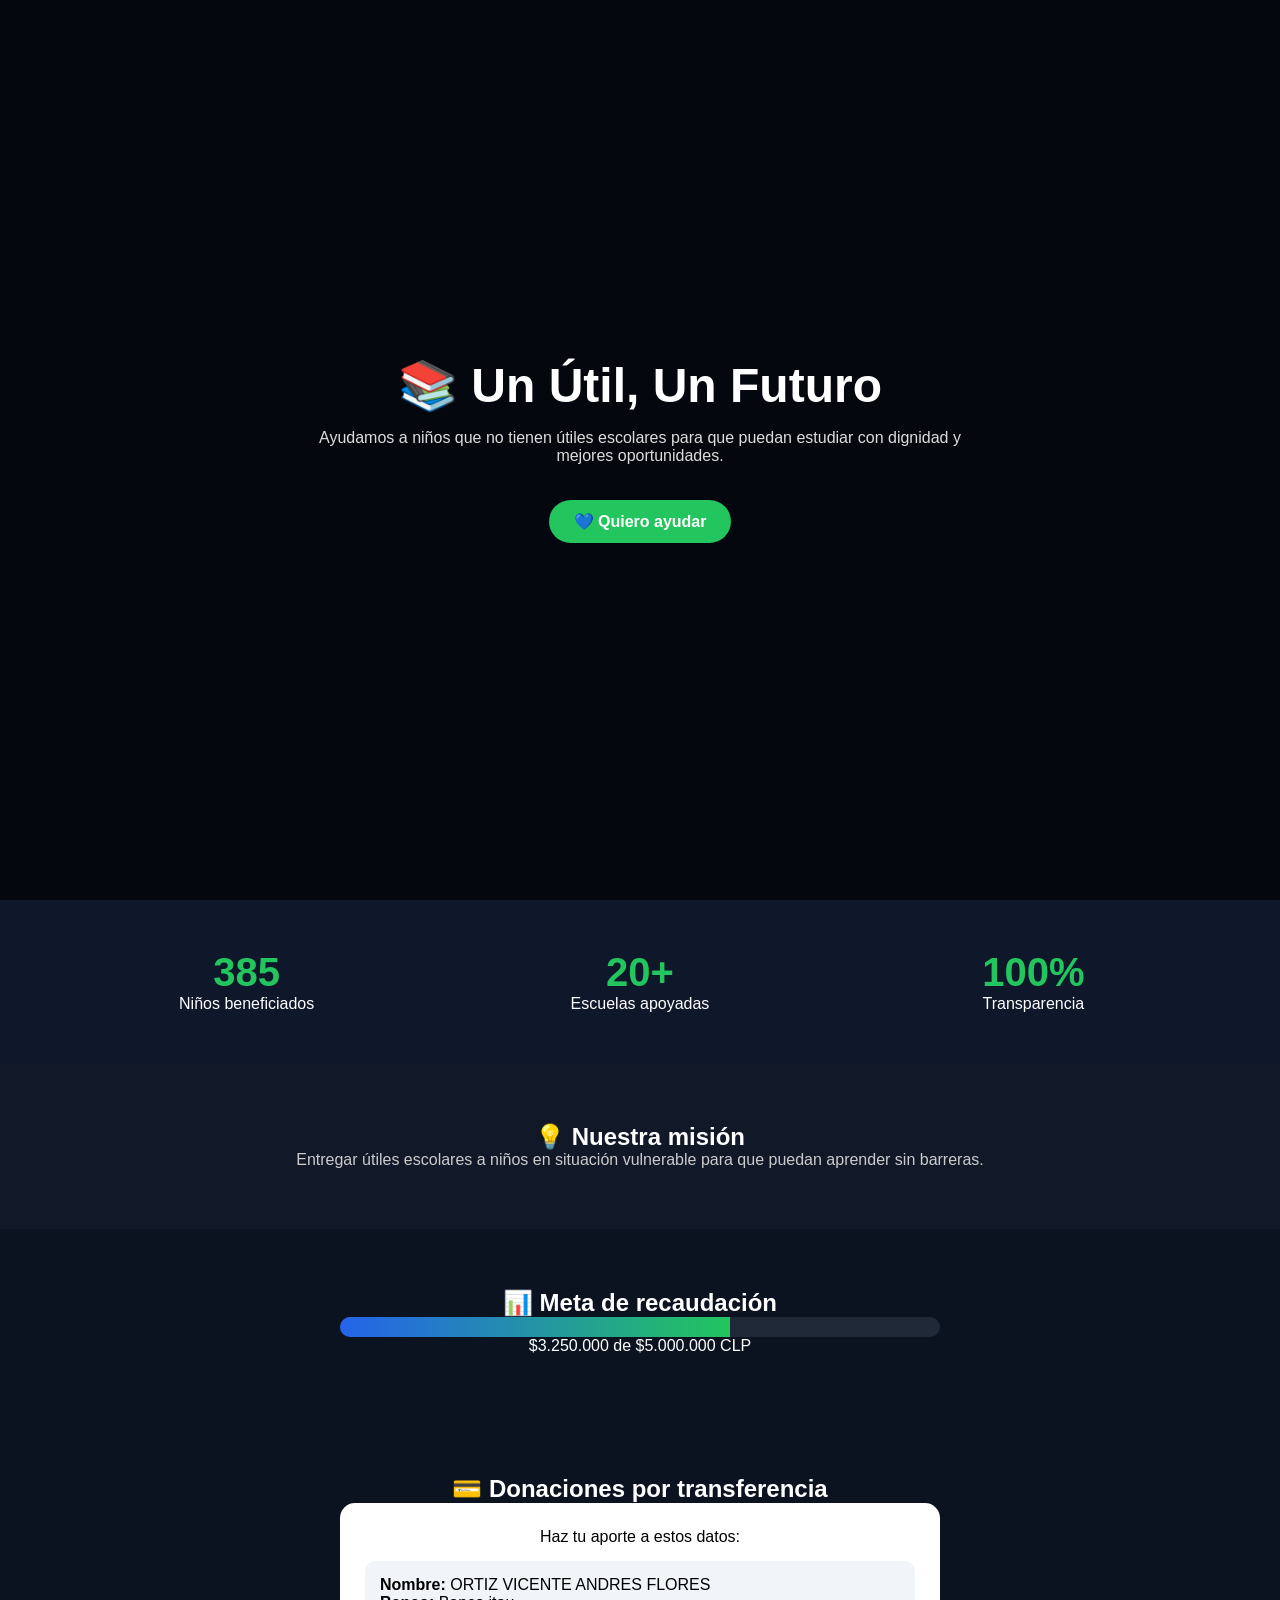
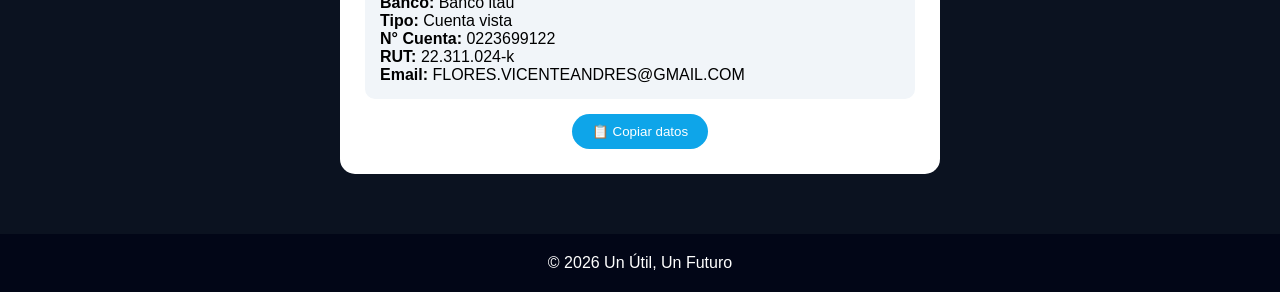
<file: index.html>
<!DOCTYPE html>
<html lang="es">

<head>

  <meta charset="UTF-8">

  <meta name="viewport" content="width=device-width, initial-scale=1.0">

  <title>Un Útil, Un Futuro</title>

  <link rel="stylesheet" href="style.css">

</head>

<body>

<header class="hero">

  <div class="overlay"></div>

  <div class="hero-content">

    <h1>📚 Un Útil, Un Futuro</h1>

    <p>
      Ayudamos a niños que no tienen útiles escolares para que puedan estudiar con dignidad y mejores oportunidades.
    </p>

    <a href="#donar" class="btn">💙 Quiero ayudar</a>

  </div>

</header>

<section class="stats">

  <div class="stat">

    <h2 id="contador">0</h2>

    <p>Niños beneficiados</p>

  </div>

  <div class="stat">

    <h2>20+</h2>

    <p>Escuelas apoyadas</p>

  </div>

  <div class="stat">

    <h2>100%</h2>

    <p>Transparencia</p>

  </div>

</section>

<section class="mission">

  <h2>💡 Nuestra misión</h2>

  <p>
    Entregar útiles escolares a niños en situación vulnerable para que puedan aprender sin barreras.
  </p>

</section>

<section class="progress-section">

  <h2>📊 Meta de recaudación</h2>

  <div class="progress-box">

    <div class="bar">

      <div class="fill"></div>

    </div>

    <p>$3.250.000 de $5.000.000 CLP</p>

  </div>

</section>

<section id="donar" class="donation">

  <h2>💳 Donaciones por transferencia</h2>

  <div class="card">

    <p>Haz tu aporte a estos datos:</p>

    <div class="box">

      <p><strong>Nombre:</strong> ORTIZ VICENTE ANDRES FLORES</p>

      <p><strong>Banco:</strong> Banco itau</p>

      <p><strong>Tipo:</strong> Cuenta vista</p>

      <p><strong>N° Cuenta:</strong> 0223699122</p>

      <p><strong>RUT:</strong> 22.311.024-k</p>

      <p><strong>Email:</strong> FLORES.VICENTEANDRES@GMAIL.COM</p>

    </div>

    <button class="btn2" onclick="copiarDatos()">📋 Copiar datos</button>

  </div>

</section>

<footer>

  <p>© 2026 Un Útil, Un Futuro</p>

</footer>

<script src="script.js"></script>

</body>

</html>
</file>
<file: style.css>
*{
  margin:0;
  padding:0;
  box-sizing:border-box;
  font-family:Arial, sans-serif;
}

body{
  background:#0b1220;
  color:white;
}

/* HERO */
.hero{
  height:100vh;
  background:url('https://images.unsplash.com/photo-1503676260728-1c00da094a0b') center/cover;
  position:relative;
  display:flex;
  align-items:center;
  justify-content:center;
  text-align:center;
}

.overlay{
  position:absolute;
  top:0;left:0;
  width:100%;
  height:100%;
  background:rgba(0,0,0,0.6);
}

.hero-content{
  position:relative;
  max-width:700px;
}

.hero h1{
  font-size:3rem;
}

.hero p{
  margin:15px 0;
  color:#ddd;
}

.btn{
  display:inline-block;
  margin-top:20px;
  padding:12px 25px;
  background:#22c55e;
  border-radius:30px;
  color:white;
  text-decoration:none;
  font-weight:bold;
}

/* STATS */
.stats{
  display:grid;
  grid-template-columns:repeat(auto-fit,minmax(200px,1fr));
  padding:50px;
  text-align:center;
  background:#0f172a;
}

.stat h2{
  font-size:2.5rem;
  color:#22c55e;
}

/* MISSION */
.mission{
  padding:60px 20px;
  text-align:center;
  background:#111827;
}

.mission p{
  max-width:700px;
  margin:auto;
  color:#ccc;
}

/* PROGRESS */
.progress-section{
  padding:60px 20px;
  text-align:center;
}

.progress-box{
  max-width:600px;
  margin:auto;
}

.bar{
  width:100%;
  height:20px;
  background:#1f2937;
  border-radius:20px;
  overflow:hidden;
}

.fill{
  width:65%;
  height:100%;
  background:linear-gradient(90deg,#2563eb,#22c55e);
  transition:1s;
}

/* DONATION */
.donation{
  padding:60px 20px;
  text-align:center;
}

.card{
  background:white;
  color:black;
  max-width:600px;
  margin:auto;
  padding:25px;
  border-radius:15px;
}

.box{
  background:#f1f5f9;
  padding:15px;
  margin:15px 0;
  border-radius:10px;
  text-align:left;
}

.btn2{
  background:#0ea5e9;
  border:none;
  padding:10px 20px;
  border-radius:20px;
  color:white;
  cursor:pointer;
}

/* FOOTER */
footer{
  text-align:center;
  padding:20px;
  background:#020617;
}
</file>
